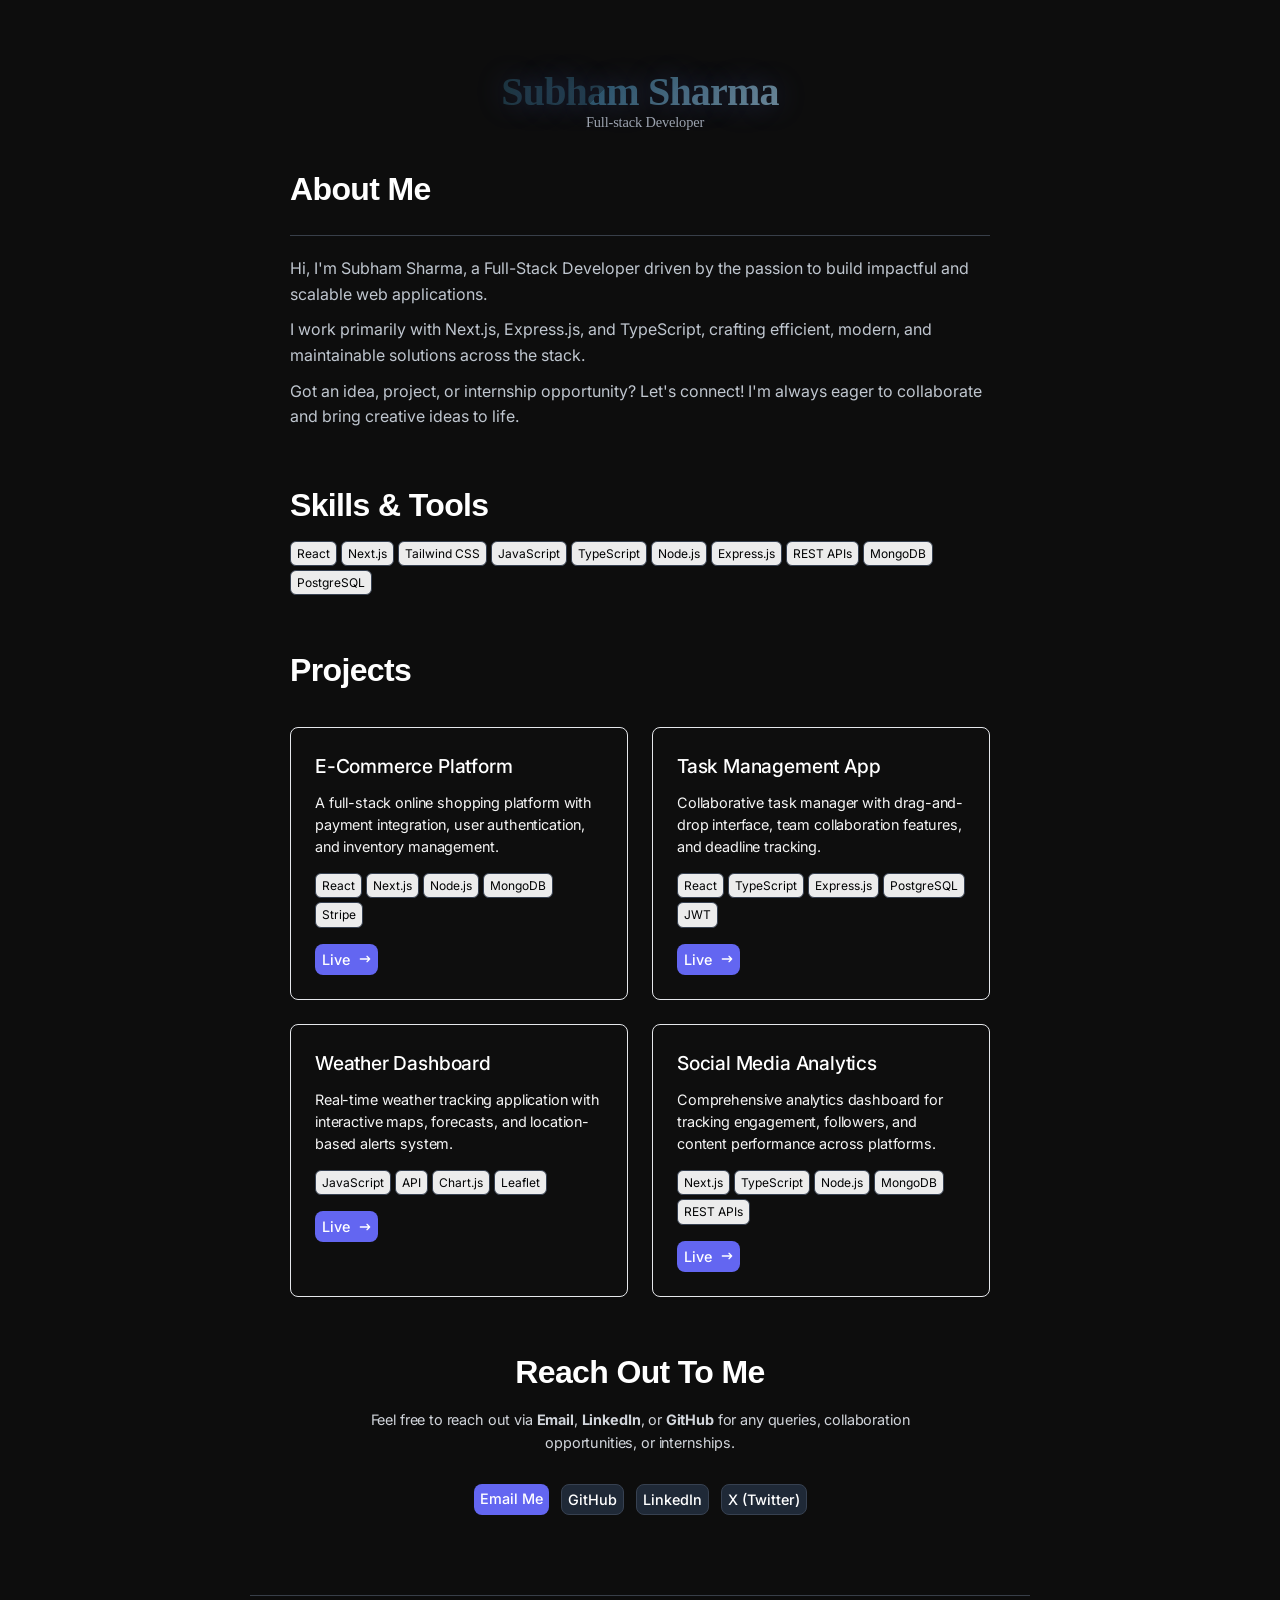
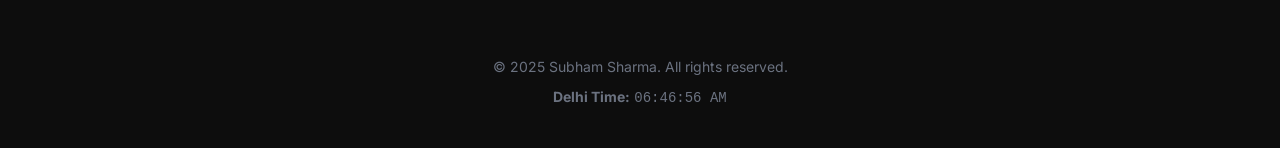
<file: index.html>
<!-- https://www.neelnanda.io/ -->
<!-- connecting hashnode blog for blogs -->

<!-- http://manuarora.in/ -->
<!-- http://leerob.com/ -->
<!-- https://sahibsingh.dev/#experience -->
<!-- chanhdai.com -->
<!-- https://mustafa-suleyman.ai/#writing -->

<!DOCTYPE html>
<html lang="en">
  <head>
    <meta charset="UTF-8" />
    <meta name="viewport" content="width=device-width, initial-scale=1.0" />
    <meta
      name="description"
      content="Subham Sharma - Full-Stack Developer specializing in Next.js, Express.js, and TypeScript"
    />
    <meta name="author" content="Subham Sharma" />
    <title>Subham Sharma</title>

    <!-- Favicon -->
    <link
      rel="apple-touch-icon"
      sizes="180x180"
      href="favicon_io/apple-touch-icon.png"
    />
    <link
      rel="icon"
      type="image/png"
      sizes="32x32"
      href="favicon_io/favicon-32x32.png"
    />
    <link
      rel="icon"
      type="image/png"
      sizes="16x16"
      href="favicon_io/favicon-16x16.png"
    />
    <link rel="manifest" href="favicon_io/site.webmanifest" />
    <link rel="icon" href="favicon_io/favicon.ico" />

    <!-- Google Fonts -->
    <link rel="preconnect" href="https://fonts.googleapis.com" />
    <link rel="preconnect" href="https://fonts.gstatic.com" crossorigin />
    <link
      href="https://fonts.googleapis.com/css2?family=Inter:wght@300;400;500;600;700&display=swap"
      rel="stylesheet"
    />

    <style>
      /* ==================== RESET ==================== */
      * {
        margin: 0;
        padding: 0;
        box-sizing: border-box;
      }

      /* ==================== GLOBAL ==================== */
      body {
        font-family: "Inter", -apple-system, BlinkMacSystemFont, "Segoe UI",
          Roboto, sans-serif;
        background-color: rgb(13, 13, 13); /* or keep #0D0D0D */
        color: #e0e0e0;
        line-height: 1.6;
        transition: all 0.3s ease;
      }

      /* ==================== CONTAINER ==================== */
      .container {
        max-width: 800px;
        margin: 0 auto;
        padding: 30px 10px;
        position: relative;
      }

      /* ==================== BOXED CONTENT WRAPPER ==================== */
      .boxed-wrapper {
        position: relative;
        padding: 30px 40px;
        border: none;
        border-radius: 0;
        background-color: transparent;
      }

      /* ==================== HEADER ==================== */
      header {
        text-align: center;
        margin-bottom: 30px;
        /* adding cursive writting  */
        font-family: "Dancing Script", cursive;
      }

      h1 {
        font-size: 2.5rem;
        margin-bottom: -13px;
        background: linear-gradient(
          135deg,
          #0f2027 0%,
          #203a43 15%,
          #2c5364 10%,
          #e6eef2 40%,
          #ffffff 100%
        );

        background-size: 300% 300%;
        -webkit-background-clip: text;
        -webkit-text-fill-color: transparent;
        background-clip: text;
        animation: gradient-shift 6s ease infinite;
        font-weight: 700;
        letter-spacing: -0.02em;
        text-shadow: 0 0 30px rgba(102, 126, 234, 0.3);
      }

      @keyframes gradient-shift {
        0% {
          background-position: 0% 50%;
        }
        50% {
          background-position: 100% 50%;
        }
        100% {
          background-position: 0% 50%;
        }
      }

      .subtitle {
        font-size: 0.9rem;
        margin-left: 10px;
        color: #9ca3af;
        letter-spacing: -0.01em;
        font-weight: 400;
      }

      /* Full-width horizontal rule spanning viewport left to right */

      /* Regular hr for internal use */
      hr {
        border: none;
        border-top: 1px solid rgba(75, 85, 99, 0.7);
        width: 100%;
        margin: 20px 0;
      }
      .about {
        margin-top: 10px;
      }
      /* ==================== SECTIONS ==================== */
      section {
        margin-bottom: 50px;
      }

      h2 {
        font-size: 2rem;
        margin-bottom: 10px;
        color: #ffffff;
        font-family: "Segoe UI", Arial, sans-serif;
        font-weight: 700;
        letter-spacing: -0.02em;
        /* Use strong, modern heading style */
      }

      /* ==================== ABOUT ==================== */
      .about p {
        color: #bfc6cf;
        margin-bottom: 10px;
        font-size: 1rem;
        line-height: 1.6;
        font-family: "Inter", Arial, sans-serif;
        font-weight: 400;
      }

      /* ==================== SKILLS ==================== */
      .skills-container {
        display: flex;
        flex-direction: row;
        flex-wrap: wrap;
        gap: 0;
      }

      .skill-category h3 {
        font-size: 0.875rem;
        color: #9ca3af;
        text-transform: uppercase;
        letter-spacing: 0.05em;
        margin-bottom: 10px;
        font-weight: 600;
      }
      .hr {
        border: none;
        border-top: 0.5px solid rgba(75, 85, 99, 0.7);
        width: 100%;
        margin: 30px auto;
        padding: 10px 0;
        opacity: 0.5;
        transition: all 0.3s ease;
      }

      .skill-tags {
        display: flex;
        flex-wrap: wrap;
        gap: 4px;
      }

      .skill-badge {
        padding: 2px 6px;
        background-color: rgb(236, 236, 236);
        border: 1px solid #374151;
        border-radius: 6px;
        font-size: 0.75rem;
        font-weight: 400;
        color: #010203;
        transition: all 0.2s ease;
      }

      .skill-badge:hover {
        /* background-color: rgba(134, 143, 156, 0.8); */
        border-color: #968787;
        /* box-shadow: 0 0 10px 0 rgba(255, 255, 255, 0.5); */
      }

      /* ==================== PROJECTS ==================== */
      .projects-grid {
        display: grid;
        grid-template-columns: repeat(2, 1fr);
        gap: 24px;
        margin-top: 30px;
      }

      .project-card {
        background-color: #0e0e0e;
        border: 1px solid #e5e7eb;
        border-radius: 8px;
        padding: 24px;
        transition: all 0.3s ease;
      }

      .project-card:hover {
        box-shadow: 0 10px 25px rgba(0, 0, 0, 0.1);
      }

      .project-card h3 {
        font-size: 1.2rem;
        letter-spacing: -0.01em;
        line-height: 1.5;
        font-style: "Garamond", serif;
        color: white;
        margin-bottom: 12px;
        font-weight: 500;
      }

      .project-card p {
        color: whitesmoke;
        font-size: 0.9rem;
        letter-spacing: -0.01em;
        line-height: 1.5;
        margin-bottom: 16px;
      }

      /* ==================== PROJECT TOOLS/TECH STACK ==================== */
      .project-tools {
        margin-bottom: 16px;
        width: 100%;
      }

      .project-tools .skill-tags {
        display: flex;
        flex-wrap: wrap;
        gap: 4px;
        align-items: center;
        width: 100%;
        max-width: 100%;
      }

      .project-tools .skill-badge {
        padding: 2px 6px;
        background-color: rgb(236, 236, 236);
        border: 1px solid #374151;
        border-radius: 6px;
        font-size: 0.75rem;
        font-weight: 400;
        color: #010203;
        transition: all 0.2s ease;
        white-space: nowrap;
        flex-shrink: 0;
      }

      .project-link {
        display: inline-flex;
        align-items: center;
        gap: 1px;
        color: #ffffff;
        background-color: #6366f1;
        text-decoration: none;
        font-size: 0.9rem;
        font-weight: 500;
        padding: 3px 6px;
        border-radius: 8px;
        border: 1px solid transparent;
        transition: all 0.2s ease;
      }

      .project-link:hover {
        background-color: #4f46e5;
        transform: translateY(-2px);
        box-shadow: 0 4px 12px rgba(99, 102, 241, 0.4);
      }

      .project-link:focus {
        outline: none;
        box-shadow: 0 0 0 4px rgba(59, 130, 246, 0.5);
      }

      .project-link svg {
        width: 16px;
        height: 16px;
        margin-left: 6px;
        margin-right: -2px;
      }

      /* ==================== PROJECT LINKS CONTAINER ==================== */
      .project-links {
        display: flex;
        flex-wrap: wrap;
        gap: 8px;
        align-items: center;
      }

      .project-link.demo {
        background-color: rgba(17, 63, 128, 0.8);
        border: 1px solid #374151;
      }

      .project-link.demo:hover {
        background-color: rgba(55, 65, 81, 0.9);
        border-color: #4b5563;
      }

      /* ==================== CONTACT ==================== */
      .contact-section {
        text-align: center;
        margin-bottom: 30px;
      }

      .contact-section h2 {
        margin-bottom: 10px;
      }

      .contact-description {
        color: #d1d5db;
        margin-bottom: 30px;
        font-size: 0.9rem;
        letter-spacing: -0.01em;
        max-width: 600px;
        margin-left: auto;
        margin-right: auto;
      }

      .contact-buttons {
        display: flex;
        flex-wrap: wrap;
        justify-content: center;
        gap: 12px;
      }

      .contact-btn {
        padding: 3px 6px;
        font-weight: 500;
        border-radius: 8px;
        text-decoration: none;
        transition: all 0.2s ease;
        font-size: 0.9rem;
      }

      .contact-btn.primary {
        background-color: #6366f1;
        color: #ffffff;
      }

      .contact-btn.primary:hover {
        background-color: #4f46e5;
        transform: translateY(-2px);
        box-shadow: 0 4px 12px rgba(99, 102, 241, 0.4);
      }

      .contact-btn.secondary {
        background-color: #1f2937;
        color: #ffffff;
        border: 1px solid #374151;
      }

      .contact-btn.secondary:hover {
        background-color: #374151;
        transform: translateY(-2px);
      }

      /* ==================== FOOTER ==================== */
      footer {
        text-align: center;
        margin-top: 60px;
      }

      footer p {
        color: #6b7280;
        font-size: 0.875rem;
        margin: 8px 0;
      }

      #delhiTime {
        font-family: "Courier New", monospace;
      }
      /* .stylishbox {
        position: absolute;
        top: -20px;
        left: -20px;
        width: 100px;
        height: 100px;
        background: linear-gradient(
          135deg,
          #0f2027 0%,
          #203a43 15%,
          #2c5364 10%,
          #e6eef2 40%,
          #ffffff 100%
        );
        border-radius: 50%;
        filter: blur(60px);
        opacity: 0.6;
        z-index: -1;
      } */

      /* ==================== RESPONSIVE ==================== */
      @media (max-width: 768px) {
        h1 {
          font-size: 2rem;
        }

        h2 {
          font-size: 1.5rem;
        }

        .container {
          padding: 40px 30px;
        }

        .boxed-wrapper {
          padding: 30px 20px;
        }

        .projects-grid {
          grid-template-columns: 1fr;
        }
      }
    </style>
  </head>

  <body>
    <main class="container">
      <!-- <hr class="boxed-hr" /> -->
      <div class="boxed-wrapper">
        <!-- Header -->
        <div class="stylishbox"></div>

        <header>
          <h1 class="headername">Subham Sharma</h1>
          <p class="subtitle">Full-stack Developer</p>
        </header>

        <!-- About Me Section -->
        <section class="about">
          <h2>About Me</h2>
          <hr />
          <p>
            Hi, I'm Subham Sharma, a Full-Stack Developer driven by the passion
            to build impactful and scalable web applications.
          </p>
          <p>
            I work primarily with Next.js, Express.js, and TypeScript, crafting
            efficient, modern, and maintainable solutions across the stack.
          </p>
          <p>
            Got an idea, project, or internship opportunity? Let's connect! I'm
            always eager to collaborate and bring creative ideas to life.
          </p>
        </section>

        <!-- Skills Section -->
        <section>
          <h2>Skills & Tools</h2>

          <div class="skills-container">
            <div class="skill-tags">
              <span class="skill-badge">React</span>
              <span class="skill-badge">Next.js</span>
              <span class="skill-badge">Tailwind CSS</span>
              <span class="skill-badge">JavaScript</span>
              <span class="skill-badge">TypeScript</span>
              <span class="skill-badge">Node.js</span>
              <span class="skill-badge">Express.js</span>
              <span class="skill-badge">REST APIs</span>
              <span class="skill-badge">MongoDB</span>
              <span class="skill-badge">PostgreSQL</span>
            </div>
          </div>
        </section>

        <!-- Projects Section -->
        <section>
          <h2>Projects</h2>

          <div class="projects-grid">
            <!-- Project 1 -->
            <div class="project-card">
              <h3>E-Commerce Platform</h3>
              <p>
                A full-stack online shopping platform with payment integration,
                user authentication, and inventory management.
              </p>
              <div class="project-tools">
                <div class="skill-tags">
                  <span class="skill-badge">React</span>
                  <span class="skill-badge">Next.js</span>
                  <span class="skill-badge">Node.js</span>
                  <span class="skill-badge">MongoDB</span>
                  <span class="skill-badge">Stripe</span>
                </div>
              </div>
              <div class="project-links">
                <a href="#" class="project-link">
                  Live
                  <svg fill="none" viewBox="0 0 24 24" stroke="currentColor">
                    <path
                      stroke-linecap="round"
                      stroke-linejoin="round"
                      stroke-width="2"
                      d="M19 12H5m14 0-4 4m4-4-4-4"
                    />
                  </svg>
                </a>
              </div>
            </div>

            <!-- Project 2 -->
            <div class="project-card">
              <h3>Task Management App</h3>
              <p>
                Collaborative task manager with drag-and-drop interface, team
                collaboration features, and deadline tracking.
              </p>
              <div class="project-tools">
                <div class="skill-tags">
                  <span class="skill-badge">React</span>
                  <span class="skill-badge">TypeScript</span>
                  <span class="skill-badge">Express.js</span>
                  <span class="skill-badge">PostgreSQL</span>
                  <span class="skill-badge">JWT</span>
                </div>
              </div>
              <div class="project-links">
                <a href="#" class="project-link">
                  Live
                  <svg fill="none" viewBox="0 0 24 24" stroke="currentColor">
                    <path
                      stroke-linecap="round"
                      stroke-linejoin="round"
                      stroke-width="2"
                      d="M19 12H5m14 0-4 4m4-4-4-4"
                    />
                  </svg>
                </a>
              </div>
            </div>

            <!-- Project 3 -->
            <div class="project-card">
              <h3>Weather Dashboard</h3>
              <p>
                Real-time weather tracking application with interactive maps,
                forecasts, and location-based alerts system.
              </p>
              <div class="project-tools">
                <div class="skill-tags">
                  <span class="skill-badge">JavaScript</span>
                  <span class="skill-badge">API</span>
                  <span class="skill-badge">Chart.js</span>
                  <span class="skill-badge">Leaflet</span>
                </div>
              </div>
              <div class="project-links">
                <a href="#" class="project-link">
                  Live
                  <svg fill="none" viewBox="0 0 24 24" stroke="currentColor">
                    <path
                      stroke-linecap="round"
                      stroke-linejoin="round"
                      stroke-width="2"
                      d="M19 12H5m14 0-4 4m4-4-4-4"
                    />
                  </svg>
                </a>
              </div>
            </div>

            <!-- Project 4 -->
            <div class="project-card">
              <h3>Social Media Analytics</h3>
              <p>
                Comprehensive analytics dashboard for tracking engagement,
                followers, and content performance across platforms.
              </p>
              <div class="project-tools">
                <div class="skill-tags">
                  <span class="skill-badge">Next.js</span>
                  <span class="skill-badge">TypeScript</span>
                  <span class="skill-badge">Node.js</span>
                  <span class="skill-badge">MongoDB</span>
                  <span class="skill-badge">REST APIs</span>
                </div>
              </div>
              <div class="project-links">
                <a href="#" class="project-link">
                  Live
                  <svg fill="none" viewBox="0 0 24 24" stroke="currentColor">
                    <path
                      stroke-linecap="round"
                      stroke-linejoin="round"
                      stroke-width="2"
                      d="M19 12H5m14 0-4 4m4-4-4-4"
                    />
                  </svg>
                </a>
              </div>
            </div>
          </div>
        </section>

        <!-- Contact Section -->
        <section class="contact-section">
          <h2>Reach Out To Me</h2>

          <p class="contact-description">
            Feel free to reach out via <strong>Email</strong>,
            <strong>LinkedIn</strong>, or <strong>GitHub</strong> for any
            queries, collaboration opportunities, or internships.
          </p>

          <div class="contact-buttons">
            <a
              href="mailto:subhamsharrma@gmail.com"
              class="contact-btn primary"
            >
              Email Me
            </a>

            <a
              href="https://github.com/subhamsharrma"
              target="_blank"
              rel="noopener noreferrer"
              class="contact-btn secondary"
            >
              GitHub
            </a>

            <a
              href="https://www.linkedin.com/in/subhamsharrma/"
              target="_blank"
              rel="noopener noreferrer"
              class="contact-btn secondary"
            >
              LinkedIn
            </a>

            <a
              href="https://x.com/subham_sharrma"
              target="_blank"
              rel="noopener noreferrer"
              class="contact-btn secondary"
            >
              X (Twitter)
            </a>
          </div>
        </section>
        <!-- <hr class="hr"/> -->
      </div>
      <!-- End of boxed-wrapper -->
      <!-- <hr class="boxed-hr" /> -->

      <!-- Footer -->
      <hr />
      <footer>
        <p>&copy; 2025 Subham Sharma. All rights reserved.</p>
        <p><strong>Delhi Time:</strong> <span id="delhiTime"></span></p>
      </footer>
    </main>

    <script>
      // Delhi Time Update
      function updateDelhiTime() {
        const options = {
          timeZone: "Asia/Kolkata",
          hour: "2-digit",
          minute: "2-digit",
          second: "2-digit",
        };
        const formatter = new Intl.DateTimeFormat([], options);
        document.getElementById("delhiTime").textContent = formatter.format(
          new Date()
        );
      }
      setInterval(updateDelhiTime, 1000);
      updateDelhiTime();
    </script>
  </body>
</html>
</file>
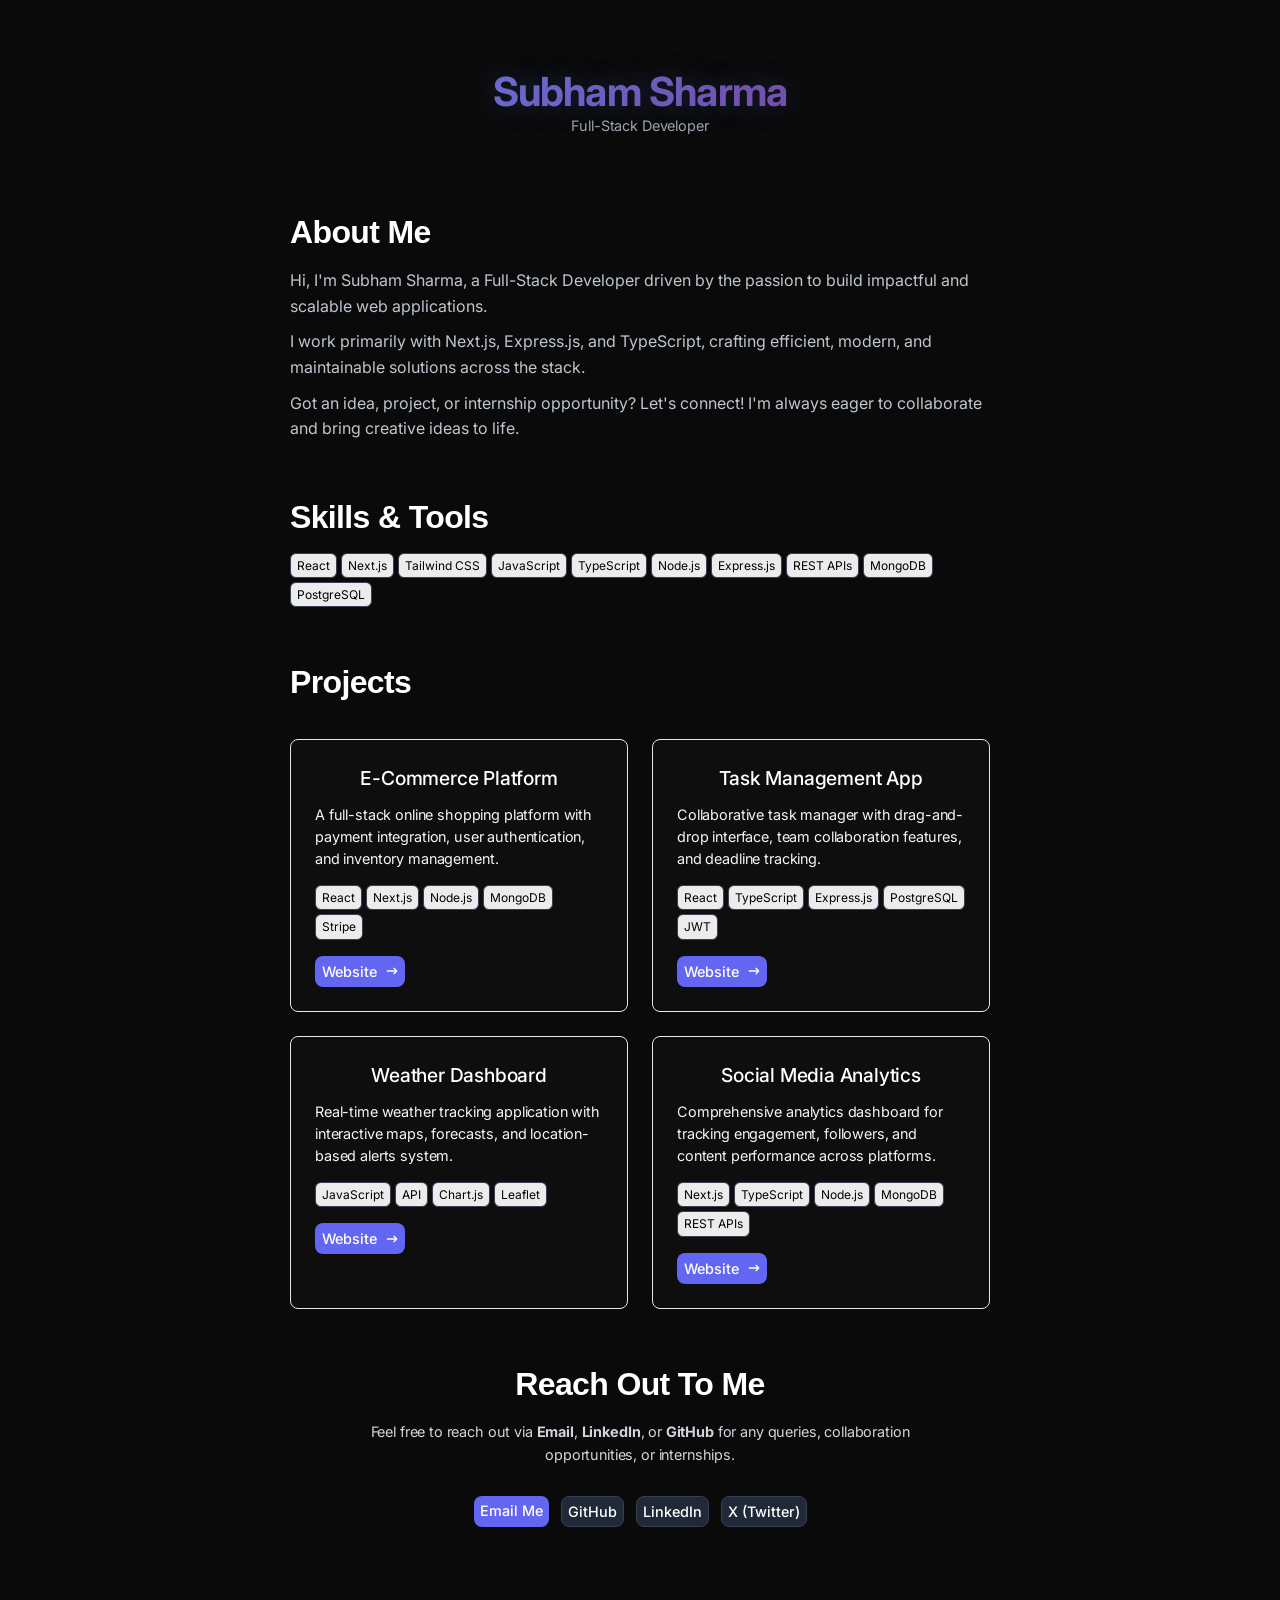
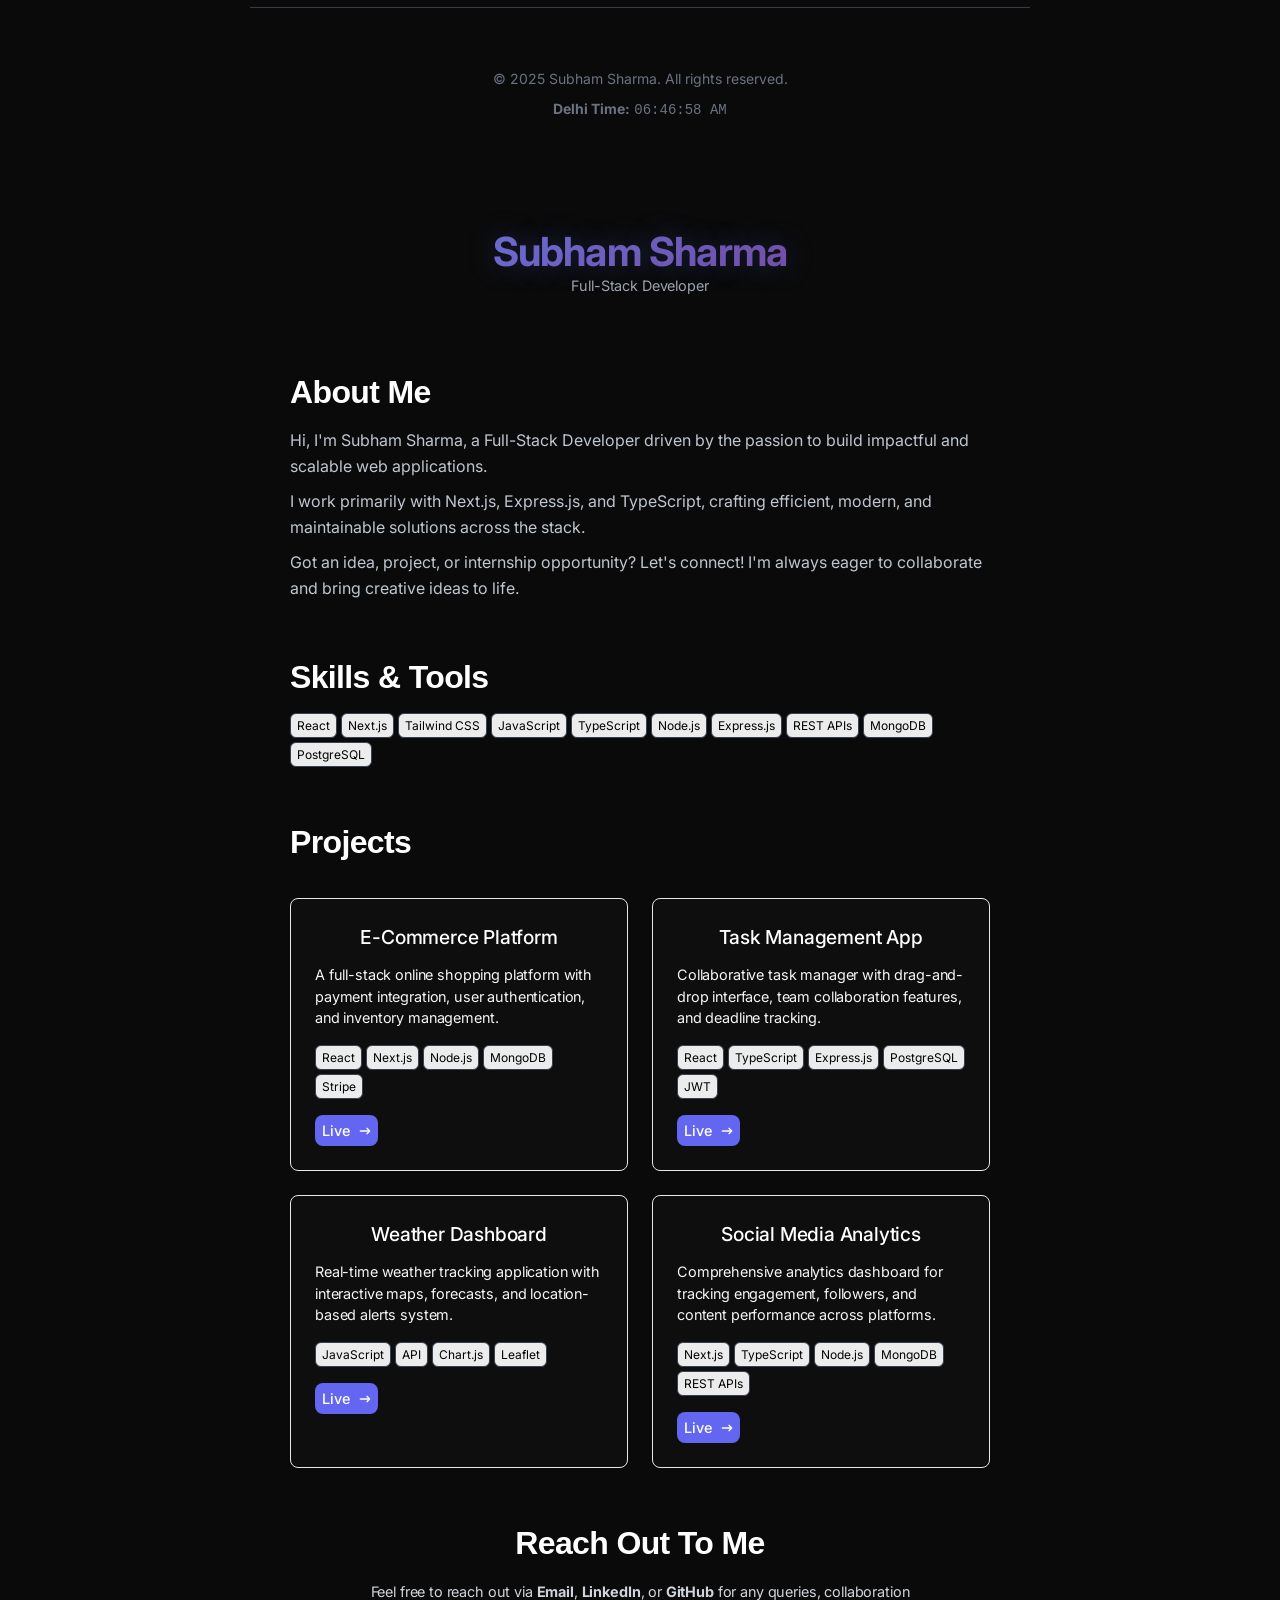
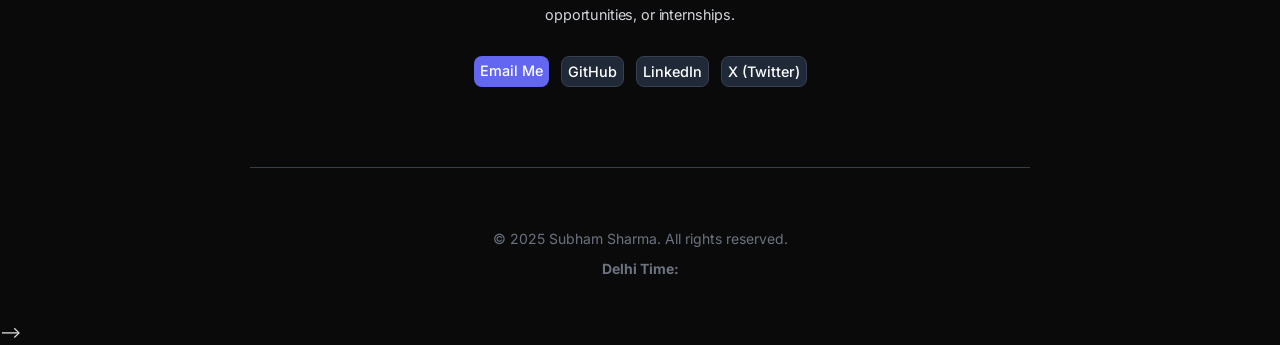
<file: Portfolio/index.html>
<!-- https://www.neelnanda.io/ -->
<!-- connecting hashnode blog for blogs -->

<!-- http://manuarora.in/ -->
<!-- http://leerob.com/ -->
<!-- https://sahibsingh.dev/#experience -->
<!-- chanhdai.com -->
<!-- https://mustafa-suleyman.ai/#writing -->

<!DOCTYPE html>
<html lang="en">
  <head>
    <meta charset="UTF-8" />
    <meta name="viewport" content="width=device-width, initial-scale=1.0" />
    <meta
      name="description"
      content="Subham Sharma - Full-Stack Developer specializing in Next.js, Express.js, and TypeScript"
    />
    <meta name="author" content="Subham Sharma" />
    <title>Subham Sharma</title>

    <!-- Favicon -->
    <link
      rel="apple-touch-icon"
      sizes="180x180"
      href="favicon_io/apple-touch-icon.png"
    />
    <link
      rel="icon"
      type="image/png"
      sizes="32x32"
      href="favicon_io/favicon-32x32.png"
    />
    <link
      rel="icon"
      type="image/png"
      sizes="16x16"
      href="favicon_io/favicon-16x16.png"
    />
    <link rel="manifest" href="favicon_io/site.webmanifest" />
    <link rel="icon" href="favicon_io/favicon.ico" />

    <!-- Google Fonts -->
    <link rel="preconnect" href="https://fonts.googleapis.com" />
    <link rel="preconnect" href="https://fonts.gstatic.com" crossorigin />
    <link
      href="https://fonts.googleapis.com/css2?family=Inter:wght@300;400;500;600;700&display=swap"
      rel="stylesheet"
    />

    <style>
      /* ==================== RESET ==================== */
      * {
        margin: 0;
        padding: 0;
        box-sizing: border-box;
      }

      /* ==================== GLOBAL ==================== */
      body {
        font-family: "Inter", -apple-system, BlinkMacSystemFont, "Segoe UI",
          Roboto, sans-serif;
        background-color: #222222;
        color: #e0e0e0;
        line-height: 1.6;
        transition: all 0.3s ease;
      }

      /* ==================== CONTAINER ==================== */
      .container {
        max-width: 800px;
        margin: 0 auto;
        padding: 30px 10px;
        position: relative;
      }

      /* ==================== BOXED CONTENT WRAPPER ==================== */
      .boxed-wrapper {
        position: relative;
        padding: 30px 40px;
        border: none;
        border-radius: 0;
        background-color: transparent;
      }

      /* ==================== HEADER ==================== */
      header {
        text-align: center;
        margin-bottom: 30px;
      }

      h1 {
        font-size: 2.5rem;
        margin-bottom: -10px;

        background: linear-gradient(
          135deg,
          #667eea 0%,
          #764ba2 25%,
          #f093fb 50%,
          #4facfe 75%,
          #00f2fe 100%
        );
        background-size: 300% 300%;
        -webkit-background-clip: text;
        -webkit-text-fill-color: transparent;
        background-clip: text;
        animation: gradient-shift 6s ease infinite;
        font-weight: 700;
        letter-spacing: -0.02em;
        text-shadow: 0 0 30px rgba(102, 126, 234, 0.3);
      }

      @keyframes gradient-shift {
        0% {
          background-position: 0% 50%;
        }
        50% {
          background-position: 100% 50%;
        }
        100% {
          background-position: 0% 50%;
        }
      }

      .subtitle {
        font-size: 0.9rem;
        color: #9ca3af;
        letter-spacing: -0.01em;
        font-weight: 400;
      }

      /* Full-width horizontal rule spanning viewport left to right */

      /* Regular hr for internal use */
      hr {
        border: none;
        border-top: 1px solid rgba(75, 85, 99, 0.7);
        width: 100%;
        margin: 20px 0;
      }
      .about {
        margin-top: 70px;
      }
      /* ==================== SECTIONS ==================== */
      section {
        margin-bottom: 50px;
      }

      h2 {
        font-size: 2rem;
        margin-bottom: 10px;
        color: #ffffff;
        font-family: "Segoe UI", Arial, sans-serif;
        font-weight: 700;
        letter-spacing: -0.02em;
        /* Use strong, modern heading style */
      }

      /* ==================== ABOUT ==================== */
      .about p {
        color: #bfc6cf;
        margin-bottom: 10px;
        font-size: 1rem;
        line-height: 1.6;
        font-family: "Inter", Arial, sans-serif;
        font-weight: 400;
      }

      /* ==================== SKILLS ==================== */
      .skills-container {
        display: flex;
        flex-direction: row;
        flex-wrap: wrap;
        gap: 0;
      }

      .skill-category h3 {
        font-size: 0.875rem;
        color: #9ca3af;
        text-transform: uppercase;
        letter-spacing: 0.05em;
        margin-bottom: 10px;
        font-weight: 600;
      }
      .hr {
        border: none;
        border-top: 0.5px solid rgba(75, 85, 99, 0.7);
        width: 100%;
        margin: 30px auto;
        padding: 10px 0;
        opacity: 0.5;
        transition: all 0.3s ease;
      }

      .skill-tags {
        display: flex;
        flex-wrap: wrap;
        gap: 4px;
      }

      .skill-badge {
        padding: 2px 6px;
        background-color: rgb(236, 236, 236);
        border: 1px solid #374151;
        border-radius: 6px;
        font-size: 0.75rem;
        font-weight: 400;
        color: #010203;
        transition: all 0.2s ease;
      }

      .skill-badge:hover {
        /* background-color: rgba(134, 143, 156, 0.8); */
        border-color: #968787;
        /* box-shadow: 0 0 10px 0 rgba(255, 255, 255, 0.5); */
      }

      /* ==================== PROJECTS ==================== */
      .projects-grid {
        display: grid;
        grid-template-columns: repeat(2, 1fr);
        gap: 24px;
        margin-top: 30px;
      }

      .project-card {
        background-color: #302d2d7e;
        border: 1px solid #e5e7eb;
        border-radius: 20px;
        padding: 13px;
        transition: all 0.3s ease;
      }

      .project-card:hover {
        box-shadow: 0 10px 25px rgba(0, 0, 0, 0.1);
      }

      .project-card h3 {
        font-size: 1.2rem;
        letter-spacing: -0.01em;
        line-height: 1.5;
        font-style: "Garamond", serif;
        color: white;
        margin-bottom: 12px;
        display: flex;
        justify-content: center;

        font-weight: 900;
      }

      .project-card p {
        color: whitesmoke;
        font-size: 0.9rem;
        display: flex;
        justify-content: center;
        letter-spacing: -0.01em;
        line-height: 1.5;
        margin-bottom: 16px;
      }

      /* ==================== PROJECT TOOLS/TECH STACK ==================== */
      .project-tools {
        margin-bottom: 16px;
        width: 100%;
      }

      .project-tools .skill-tags {
        display: flex;
        flex-wrap: wrap;
        gap: 4px;
        align-items: center;
        width: 100%;
        max-width: 100%;
      }

      .project-tools .skill-badge {
        padding: 2px 6px;
        background-color: rgb(236, 236, 236);
        border: 1px solid #374151;
        border-radius: 6px;
        font-size: 0.75rem;
        font-weight: 400;
        color: #010203;
        transition: all 0.2s ease;
        white-space: nowrap;
        flex-shrink: 0;
      }

      .project-link {
        display: inline-flex;
        align-items: center;
        gap: 1px;
        color: #ffffff;
        background-color: #6366f1;
        text-decoration: none;
        font-size: 0.9rem;
        font-weight: 500;
        padding: 3px 6px;
        border-radius: 8px;
        border: 1px solid transparent;
        transition: all 0.2s ease;
      }

      .project-link:hover {
        background-color: #4f46e5;
        transform: translateY(-2px);
        box-shadow: 0 4px 12px rgba(99, 102, 241, 0.4);
      }

      .project-link:focus {
        outline: none;
        box-shadow: 0 0 0 4px rgba(59, 130, 246, 0.5);
      }

      .project-link svg {
        width: 16px;
        height: 16px;
        margin-left: 6px;
        margin-right: -2px;
      }

      /* ==================== PROJECT LINKS CONTAINER ==================== */
      .project-links {
        display: flex;
        flex-wrap: wrap;
        gap: 8px;
        align-items: center;
      }

      .project-link.demo {
        background-color: rgba(17, 63, 128, 0.8);
        border: 1px solid #374151;
      }

      .project-link.demo:hover {
        background-color: rgba(55, 65, 81, 0.9);
        border-color: #4b5563;
      }

      /* ==================== CONTACT ==================== */
      .contact-section {
        text-align: center;
        margin-bottom: 30px;
      }

      .contact-section h2 {
        margin-bottom: 10px;
      }

      .contact-description {
        color: #d1d5db;
        margin-bottom: 30px;
        font-size: 0.9rem;
        letter-spacing: -0.01em;
        max-width: 600px;
        margin-left: auto;
        margin-right: auto;
      }

      .contact-buttons {
        display: flex;
        flex-wrap: wrap;
        justify-content: center;
        gap: 12px;
      }

      .contact-btn {
        padding: 3px 6px;
        font-weight: 500;
        border-radius: 8px;
        text-decoration: none;
        transition: all 0.2s ease;
        font-size: 0.9rem;
      }

      .contact-btn.primary {
        background-color: #6366f1;
        color: #ffffff;
      }

      .contact-btn.primary:hover {
        background-color: #4f46e5;
        transform: translateY(-2px);
        box-shadow: 0 4px 12px rgba(99, 102, 241, 0.4);
      }

      .contact-btn.secondary {
        background-color: #1f2937;
        color: #ffffff;
        border: 1px solid #374151;
      }

      .contact-btn.secondary:hover {
        background-color: #374151;
        transform: translateY(-2px);
      }

      /* ==================== FOOTER ==================== */
      footer {
        text-align: center;
        margin-top: 60px;
      }

      footer p {
        color: #6b7280;
        font-size: 0.875rem;
        margin: 8px 0;
      }

      #delhiTime {
        font-family: "Courier New", monospace;
      }

      /* ==================== RESPONSIVE ==================== */
      @media (max-width: 768px) {
        h1 {
          font-size: 2rem;
        }

        h2 {
          font-size: 1.5rem;
        }

        .container {
          padding: 40px 30px;
        }

        .boxed-wrapper {
          padding: 30px 20px;
        }

        .projects-grid {
          grid-template-columns: 1fr;
        }
      }
    </style>
  </head>

  <body>
    <main class="container">
      <!-- <hr class="boxed-hr" /> -->
      <div class="boxed-wrapper">
        <!-- Header -->
        <header>
          <h1>Subham Sharma</h1>
          <p class="subtitle">Full-Stack Developer</p>
        </header>

        <!-- About Me Section -->
        <section class="about">
          <h2>About Me</h2>
          <p>
            Hi, I'm Subham Sharma, a Full-Stack Developer driven by the passion
            to build impactful and scalable web applications.
          </p>
          <p>
            I work primarily with Next.js, Express.js, and TypeScript, crafting
            efficient, modern, and maintainable solutions across the stack.
          </p>
          <p>
            Got an idea, project, or internship opportunity? Let's connect! I'm
            always eager to collaborate and bring creative ideas to life.
          </p>
        </section>

        <!-- Skills Section -->
        <section>
          <h2>Skills & Tools</h2>

          <div class="skills-container">
            <div class="skill-tags">
              <span class="skill-badge">React</span>
              <span class="skill-badge">Next.js</span>
              <span class="skill-badge">Tailwind CSS</span>
              <span class="skill-badge">JavaScript</span>
              <span class="skill-badge">TypeScript</span>
              <span class="skill-badge">Node.js</span>
              <span class="skill-badge">Express.js</span>
              <span class="skill-badge">REST APIs</span>
              <span class="skill-badge">MongoDB</span>
              <span class="skill-badge">PostgreSQL</span>
            </div>
          </div>
        </section>

        <!-- Projects Section -->
        <section>
          <h2>Projects</h2>

          <div class="projects-grid">
            <!-- Project 1 -->
            <div class="project-card">
              <h3>E-Commerce Platform</h3>
              <p>
                A full-stack online shopping platform with payment integration,
                user authentication, and inventory management.
              </p>
              <div class="project-tools">
                <div class="skill-tags">
                  <span class="skill-badge">React</span>
                  <span class="skill-badge">Next.js</span>
                  <span class="skill-badge">Node.js</span>
                  <span class="skill-badge">MongoDB</span>
                  <span class="skill-badge">Stripe</span>
                </div>
              </div>
              <div class="project-links">
                <a href="#" class="project-link">
                  Website
                  <svg fill="none" viewBox="0 0 24 24" stroke="currentColor">
                    <path
                      stroke-linecap="round"
                      stroke-linejoin="round"
                      stroke-width="2"
                      d="M19 12H5m14 0-4 4m4-4-4-4"
                    />
                  </svg>
                </a>
              </div>
            </div>

            <!-- Project 2 -->
            <div class="project-card">
              <h3>Task Management App</h3>
              <p>
                Collaborative task manager with drag-and-drop interface, team
                collaboration features, and deadline tracking.
              </p>
              <div class="project-tools">
                <div class="skill-tags">
                  <span class="skill-badge">React</span>
                  <span class="skill-badge">TypeScript</span>
                  <span class="skill-badge">Express.js</span>
                  <span class="skill-badge">PostgreSQL</span>
                  <span class="skill-badge">JWT</span>
                </div>
              </div>
              <div class="project-links">
                <a href="#" class="project-link">
                  Website
                  <svg fill="none" viewBox="0 0 24 24" stroke="currentColor">
                    <path
                      stroke-linecap="round"
                      stroke-linejoin="round"
                      stroke-width="2"
                      d="M19 12H5m14 0-4 4m4-4-4-4"
                    />
                  </svg>
                </a>
              </div>
            </div>

            <!-- Project 3 -->
            <div class="project-card">
              <h3>Weather Dashboard</h3>
              <p>
                Real-time weather tracking application with interactive maps,
                forecasts, and location-based alerts system.
              </p>
              <div class="project-tools">
                <div class="skill-tags">
                  <span class="skill-badge">JavaScript</span>
                  <span class="skill-badge">API</span>
                  <span class="skill-badge">Chart.js</span>
                  <span class="skill-badge">Leaflet</span>
                </div>
              </div>
              <div class="project-links">
                <a href="#" class="project-link">
                  Website
                  <svg fill="none" viewBox="0 0 24 24" stroke="currentColor">
                    <path
                      stroke-linecap="round"
                      stroke-linejoin="round"
                      stroke-width="2"
                      d="M19 12H5m14 0-4 4m4-4-4-4"
                    />
                  </svg>
                </a>
              </div>
            </div>

            <!-- Project 4 -->
            <div class="project-card">
              <h3>Social Media Analytics</h3>
              <p>
                Comprehensive analytics dashboard for tracking engagement,
                followers, and content performance across platforms.
              </p>
              <div class="project-tools">
                <div class="skill-tags">
                  <span class="skill-badge">Next.js</span>
                  <span class="skill-badge">TypeScript</span>
                  <span class="skill-badge">Node.js</span>
                  <span class="skill-badge">MongoDB</span>
                  <span class="skill-badge">REST APIs</span>
                </div>
              </div>
              <div class="project-links">
                <a href="#" class="project-link">
                  Website
                  <svg fill="none" viewBox="0 0 24 24" stroke="currentColor">
                    <path
                      stroke-linecap="round"
                      stroke-linejoin="round"
                      stroke-width="2"
                      d="M19 12H5m14 0-4 4m4-4-4-4"
                    />
                  </svg>
                </a>
              </div>
            </div>
          </div>
        </section>

        <!-- Contact Section -->
        <section class="contact-section">
          <h2>Reach Out To Me</h2>

          <p class="contact-description">
            Feel free to reach out via <strong>Email</strong>,
            <strong>LinkedIn</strong>, or <strong>GitHub</strong> for any
            queries, collaboration opportunities, or internships.
          </p>

          <div class="contact-buttons">
            <a
              href="mailto:subhamsharrma@gmail.com"
              class="contact-btn primary"
            >
              Email Me
            </a>

            <a
              href="https://github.com/subhamsharrma"
              target="_blank"
              rel="noopener noreferrer"
              class="contact-btn secondary"
            >
              GitHub
            </a>

            <a
              href="https://www.linkedin.com/in/subhamsharrma/"
              target="_blank"
              rel="noopener noreferrer"
              class="contact-btn secondary"
            >
              LinkedIn
            </a>

            <a
              href="https://x.com/subham_sharrma"
              target="_blank"
              rel="noopener noreferrer"
              class="contact-btn secondary"
            >
              X (Twitter)
            </a>
          </div>
        </section>
        <!-- <hr class="hr"/> -->
      </div>
      <!-- End of boxed-wrapper -->
      <!-- <hr class="boxed-hr" /> -->

      <!-- Footer -->
      <hr />
      <footer>
        <p>&copy; 2025 Subham Sharma. All rights reserved.</p>
        <p><strong>Delhi Time:</strong> <span id="delhiTime"></span></p>
      </footer>
    </main>

    <script>
      // Delhi Time Update
      function updateDelhiTime() {
        const options = {
          timeZone: "Asia/Kolkata",
          hour: "2-digit",
          minute: "2-digit",
          second: "2-digit",
        };
        const formatter = new Intl.DateTimeFormat([], options);
        document.getElementById("delhiTime").textContent = formatter.format(
          new Date()
        );
      }
      setInterval(updateDelhiTime, 1000);
      updateDelhiTime();
    </script>
  </body>
</html>











<!-- https://www.neelnanda.io/ -->
<!-- connecting hashnode blog for blogs -->

<!-- http://manuarora.in/ -->
<!-- http://leerob.com/ -->
<!-- https://sahibsingh.dev/#experience -->
<!-- chanhdai.com -->
<!-- https://mustafa-suleyman.ai/#writing -->


<!-- 
<!DOCTYPE html>
<html lang="en">
  <head>
    <meta charset="UTF-8" />
    <meta name="viewport" content="width=device-width, initial-scale=1.0" />
    <meta
      name="description"
      content="Subham Sharma - Full-Stack Developer specializing in Next.js, Express.js, and TypeScript"
    />
    <meta name="author" content="Subham Sharma" />
    <title>Subham Sharma</title>

    <!-- Favicon -->
    <link
      rel="apple-touch-icon"
      sizes="180x180"
      href="favicon_io/apple-touch-icon.png"
    />
    <link
      rel="icon"
      type="image/png"
      sizes="32x32"
      href="favicon_io/favicon-32x32.png"
    />
    <link
      rel="icon"
      type="image/png"
      sizes="16x16"
      href="favicon_io/favicon-16x16.png"
    />
    <link rel="manifest" href="favicon_io/site.webmanifest" />
    <link rel="icon" href="favicon_io/favicon.ico" />

    <!-- Google Fonts -->
    <link rel="preconnect" href="https://fonts.googleapis.com" />
    <link rel="preconnect" href="https://fonts.gstatic.com" crossorigin />
    <link
      href="https://fonts.googleapis.com/css2?family=Inter:wght@300;400;500;600;700&display=swap"
      rel="stylesheet"
    />

    <style>
      /* ==================== RESET ==================== */
      * {
        margin: 0;
        padding: 0;
        box-sizing: border-box;
      }

      /* ==================== GLOBAL ==================== */
      body {
        font-family: "Inter", -apple-system, BlinkMacSystemFont, "Segoe UI",
          Roboto, sans-serif;
        background-color: #0a0a0a;
        color: #e0e0e0;
        line-height: 1.6;
        transition: all 0.3s ease;
      }

      /* ==================== CONTAINER ==================== */
      .container {
        max-width: 800px;
        margin: 0 auto;
        padding: 30px 10px;
        position: relative;
      }

      /* ==================== BOXED CONTENT WRAPPER ==================== */
      .boxed-wrapper {
        position: relative;
        padding: 30px 40px;
        border: none;
        border-radius: 0;
        background-color: transparent;
      }

      /* ==================== HEADER ==================== */
      header {
        text-align: center;
        margin-bottom: 30px;
      }

      h1 {
        font-size: 2.5rem;
        margin-bottom: -10px;
        
        background: linear-gradient(
          135deg,
          #667eea 0%,
          #764ba2 25%,
          #f093fb 50%,
          #4facfe 75%,
          #00f2fe 100%
        );
        background-size: 300% 300%;
        -webkit-background-clip: text;
        -webkit-text-fill-color: transparent;
        background-clip: text;
        animation: gradient-shift 6s ease infinite;
        font-weight: 700;
        letter-spacing: -0.02em;
        text-shadow: 0 0 30px rgba(102, 126, 234, 0.3);
      }

      @keyframes gradient-shift {
        0% {
          background-position: 0% 50%;
        }
        50% {
          background-position: 100% 50%;
        }
        100% {
          background-position: 0% 50%;
        }
      }

      .subtitle {
        font-size: 0.9rem;
        color: #9ca3af;
        letter-spacing: -0.01em;
        font-weight: 400;
      }

      /* Full-width horizontal rule spanning viewport left to right */
      

      /* Regular hr for internal use */
      hr {
        border: none;
        border-top: 1px solid rgba(75, 85, 99, 0.7);
        width: 100%;
        margin: 20px 0;
      }
      .about {
        margin-top: 70px;
      }
      /* ==================== SECTIONS ==================== */
      section {
        margin-bottom: 50px;
      }

      h2 {
        font-size: 2rem;
        margin-bottom: 10px;
        color: #ffffff;
        font-family: 'Segoe UI', Arial, sans-serif;
        font-weight: 700;
        letter-spacing: -0.02em;
        /* Use strong, modern heading style */
      }

      /* ==================== ABOUT ==================== */
      .about p {
        color: #bfc6cf;
        margin-bottom: 10px;
        font-size: 1rem;
        line-height: 1.6;
        font-family: 'Inter', Arial, sans-serif;
        font-weight: 400;
      }

      /* ==================== SKILLS ==================== */
      .skills-container {
        display: flex;
        flex-direction: row;
        flex-wrap: wrap;
        gap: 0;
      }

      .skill-category h3 {
        font-size: 0.875rem;
        color: #9ca3af;
        text-transform: uppercase;
        letter-spacing: 0.05em;
        margin-bottom: 10px;
        font-weight: 600;
      }
      .hr {
        border : none ;
        border-top: 0.5px solid rgba(75, 85, 99, 0.7);
        width: 100%;
        margin: 30px auto;
        padding: 10px 0;
        opacity: 0.5;
        transition: all 0.3s ease;
      }

      .skill-tags {
        display: flex;
        flex-wrap: wrap;
        gap: 4px;
      }

      .skill-badge {
        padding: 2px 6px;
        background-color: rgb(236, 236, 236);
        border: 1px solid #374151;
        border-radius: 6px;
        font-size: 0.75rem;
        font-weight: 400;
        color: #010203;
        transition: all 0.2s ease;
      }

      .skill-badge:hover {
        /* background-color: rgba(134, 143, 156, 0.8); */
        border-color: #968787;
        /* box-shadow: 0 0 10px 0 rgba(255, 255, 255, 0.5); */
      }

      /* ==================== PROJECTS ==================== */
      .projects-grid {
        display: grid;
        grid-template-columns: repeat(2, 1fr);
        gap: 24px;
        margin-top: 30px;
      }

      .project-card {
        background-color: #0e0e0e;
        border: 1px solid #e5e7eb;
        border-radius: 8px;
        padding: 24px;
        transition: all 0.3s ease;
      }

      .project-card:hover {
        box-shadow: 0 10px 25px rgba(0, 0, 0, 0.1);
      }

      .project-card h3 {
        font-size: 1.2rem;
        letter-spacing: -0.01em;
        line-height: 1.5;
        font-style:  "Garamond", serif;
        color: white;
        margin-bottom: 12px;
        font-weight: 500;
      }

      .project-card p {
        color: whitesmoke;
        font-size: 0.9rem;
        letter-spacing: -0.01em;
        line-height: 1.5;
        margin-bottom: 16px;
      }

      /* ==================== PROJECT TOOLS/TECH STACK ==================== */
      .project-tools {
        margin-bottom: 16px;
        width: 100%;
      }

      .project-tools .skill-tags {
        display: flex;
        flex-wrap: wrap;
        gap: 4px;
        align-items: center;
        width: 100%;
        max-width: 100%;
      }

      .project-tools .skill-badge {
        padding: 2px 6px;
        background-color: rgb(236, 236, 236);
        border: 1px solid #374151;
        border-radius: 6px;
        font-size: 0.75rem;
        font-weight: 400;
        color: #010203;
        transition: all 0.2s ease;
        white-space: nowrap;
        flex-shrink: 0;
      }

      .project-link {
        display: inline-flex;
        align-items: center;
        gap: 1px;
        color: #ffffff;
        background-color: #6366f1;
        text-decoration: none;
        font-size: 0.9rem;
        font-weight: 500;
        padding: 3px 6px;
        border-radius: 8px;
        border: 1px solid transparent;
        transition: all 0.2s ease;
      }

      .project-link:hover {
        background-color: #4f46e5;
        transform: translateY(-2px);
        box-shadow: 0 4px 12px rgba(99, 102, 241, 0.4);
      }

      .project-link:focus {
        outline: none;
        box-shadow: 0 0 0 4px rgba(59, 130, 246, 0.5);
      }

      .project-link svg {
        width: 16px;
        height: 16px;
        margin-left: 6px;
        margin-right: -2px;
      }

      /* ==================== PROJECT LINKS CONTAINER ==================== */
      .project-links {
        display: flex;
        flex-wrap: wrap;
        gap: 8px;
        align-items: center;
      }

      .project-link.demo {
        background-color: rgba(17, 63, 128, 0.8);
        border: 1px solid #374151;
        
      }

      .project-link.demo:hover {
        background-color: rgba(55, 65, 81, 0.9);
        border-color: #4b5563;
      }

      /* ==================== CONTACT ==================== */
      .contact-section {
        text-align: center;
        margin-bottom: 30px;
      }

      .contact-section h2 {
        margin-bottom: 10px;
      }

      .contact-description {
        color: #d1d5db;
        margin-bottom: 30px;
        font-size: 0.9rem;
        letter-spacing: -0.01em;
        max-width: 600px;
        margin-left: auto;
        margin-right: auto;
      }

      .contact-buttons {
        display: flex;
        flex-wrap: wrap;
        justify-content: center;
        gap: 12px;
      }

      .contact-btn {
        padding: 3px 6px;
        font-weight: 500;
        border-radius: 8px;
        text-decoration: none;
        transition: all 0.2s ease;
        font-size: 0.9rem;
      }

      .contact-btn.primary {
        background-color: #6366f1;
        color: #ffffff;
      }

      .contact-btn.primary:hover {
        background-color: #4f46e5;
        transform: translateY(-2px);
        box-shadow: 0 4px 12px rgba(99, 102, 241, 0.4);
      }

      .contact-btn.secondary {
        background-color: #1f2937;
        color: #ffffff;
        border: 1px solid #374151;
      }

      .contact-btn.secondary:hover {
        background-color: #374151;
        transform: translateY(-2px);
      }

      /* ==================== FOOTER ==================== */
      footer {
        text-align: center;
        margin-top: 60px;
      }

      footer p {
        color: #6b7280;
        font-size: 0.875rem;
        margin: 8px 0;
      }

      #delhiTime {
        font-family: "Courier New", monospace;
      }

      /* ==================== RESPONSIVE ==================== */
      @media (max-width: 768px) {
        h1 {
          font-size: 2rem;
        }

        h2 {
          font-size: 1.5rem;
        }

        .container {
          padding: 40px 30px;
        }

        .boxed-wrapper {
          padding: 30px 20px;
        }

        .projects-grid {
          grid-template-columns: 1fr;
        }
      }
    </style>
  </head>

  <body>
    <main class="container">
      <!-- <hr class="boxed-hr" /> -->
      <div class="boxed-wrapper">
        <!-- Header -->
        <header>
          <h1>Subham Sharma</h1>
          <p class="subtitle">Full-Stack Developer</p>
        </header>

        
        <!-- About Me Section -->
      <section class="about">
        <h2>About Me</h2>
        <p>
          Hi, I'm Subham Sharma, a Full-Stack Developer driven by the passion to
          build impactful and scalable web applications.
        </p>
        <p>
          I work primarily with Next.js, Express.js, and TypeScript, crafting
          efficient, modern, and maintainable solutions across the stack.
        </p>
        <p>
          Got an idea, project, or internship opportunity? Let's connect! I'm
          always eager to collaborate and bring creative ideas to life.
        </p>
      </section>

      <!-- Skills Section -->
      <section>
        <h2>Skills & Tools</h2>

        <div class="skills-container">
          <div class="skill-tags">
            <span class="skill-badge">React</span>
            <span class="skill-badge">Next.js</span>
            <span class="skill-badge">Tailwind CSS</span>
            <span class="skill-badge">JavaScript</span>
            <span class="skill-badge">TypeScript</span>
            <span class="skill-badge">Node.js</span>
            <span class="skill-badge">Express.js</span>
            <span class="skill-badge">REST APIs</span>
            <span class="skill-badge">MongoDB</span>
            <span class="skill-badge">PostgreSQL</span>
          </div>
        </div>
      </section>

      <!-- Projects Section -->
      <section>
        <h2>Projects</h2>

        <div class="projects-grid">
          <!-- Project 1 -->
          <div class="project-card">
            <h3>E-Commerce Platform</h3>
            <p>
              A full-stack online shopping platform with payment integration,
              user authentication, and inventory management.
            </p>
            <div class="project-tools">
              <div class="skill-tags">
                <span class="skill-badge">React</span>
                <span class="skill-badge">Next.js</span>
                <span class="skill-badge">Node.js</span>
                <span class="skill-badge">MongoDB</span>
                <span class="skill-badge">Stripe</span>
              </div>
            </div>
            <div class="project-links">
              <a href="#" class="project-link">
                Live
                <svg fill="none" viewBox="0 0 24 24" stroke="currentColor">
                  <path
                    stroke-linecap="round"
                    stroke-linejoin="round"
                    stroke-width="2"
                    d="M19 12H5m14 0-4 4m4-4-4-4"
                  />
                </svg>
              </a>
            </div>
          </div>

          <!-- Project 2 -->
          <div class="project-card">
            <h3>Task Management App</h3>
            <p>
              Collaborative task manager with drag-and-drop interface, team
              collaboration features, and deadline tracking.
            </p>
            <div class="project-tools">
              <div class="skill-tags">
                <span class="skill-badge">React</span>
                <span class="skill-badge">TypeScript</span>
                <span class="skill-badge">Express.js</span>
                <span class="skill-badge">PostgreSQL</span>
                <span class="skill-badge">JWT</span>
              </div>
            </div>
            <div class="project-links">
              <a href="#" class="project-link">
                Live
                <svg fill="none" viewBox="0 0 24 24" stroke="currentColor">
                  <path
                    stroke-linecap="round"
                    stroke-linejoin="round"
                    stroke-width="2"
                    d="M19 12H5m14 0-4 4m4-4-4-4"
                  />
                </svg>
              </a>
            </div>
          </div>

          <!-- Project 3 -->
          <div class="project-card">
            <h3>Weather Dashboard</h3>
            <p>
              Real-time weather tracking application with interactive maps,
              forecasts, and location-based alerts system.
            </p>
            <div class="project-tools">
              <div class="skill-tags">
                <span class="skill-badge">JavaScript</span>
                <span class="skill-badge">API</span>
                <span class="skill-badge">Chart.js</span>
                <span class="skill-badge">Leaflet</span>
              </div>
            </div>
            <div class="project-links">
              <a href="#" class="project-link">
                Live
                <svg fill="none" viewBox="0 0 24 24" stroke="currentColor">
                  <path
                    stroke-linecap="round"
                    stroke-linejoin="round"
                    stroke-width="2"
                    d="M19 12H5m14 0-4 4m4-4-4-4"
                  />
                </svg>
              </a>
            </div>
          </div>

          <!-- Project 4 -->
          <div class="project-card">
            <h3>Social Media Analytics</h3>
            <p>
              Comprehensive analytics dashboard for tracking engagement,
              followers, and content performance across platforms.
            </p>
            <div class="project-tools">
              <div class="skill-tags">
                <span class="skill-badge">Next.js</span>
                <span class="skill-badge">TypeScript</span>
                <span class="skill-badge">Node.js</span>
                <span class="skill-badge">MongoDB</span>
                <span class="skill-badge">REST APIs</span>
              </div>
            </div>
            <div class="project-links">
              <a href="#" class="project-link">
                Live
                <svg fill="none" viewBox="0 0 24 24" stroke="currentColor">
                  <path
                    stroke-linecap="round"
                    stroke-linejoin="round"
                    stroke-width="2"
                    d="M19 12H5m14 0-4 4m4-4-4-4"
                  />
                </svg>
              </a>
            </div>
          </div>
        </div>
      </section>

      <!-- Contact Section -->
      <section class="contact-section">
        <h2>Reach Out To Me</h2>

        <p class="contact-description">
          Feel free to reach out via <strong>Email</strong>,
          <strong>LinkedIn</strong>, or <strong>GitHub</strong> for any queries,
          collaboration opportunities, or internships.
        </p>

        <div class="contact-buttons">
          <a href="mailto:subhamsharrma@gmail.com" class="contact-btn primary">
            Email Me
          </a>

          <a
            href="https://github.com/subhamsharrma"
            target="_blank"
            rel="noopener noreferrer"
            class="contact-btn secondary"
          >
            GitHub
          </a>

          <a
            href="https://www.linkedin.com/in/subhamsharrma/"
            target="_blank"
            rel="noopener noreferrer"
            class="contact-btn secondary"
          >
            LinkedIn
          </a>

          <a
            href="https://x.com/subham_sharrma"
            target="_blank"
            rel="noopener noreferrer"
            class="contact-btn secondary"
          >
            X (Twitter)
          </a>
        </div>
      </section>
      <!-- <hr class="hr"/> -->
      </div>
      <!-- End of boxed-wrapper -->
      <!-- <hr class="boxed-hr" /> -->
      
      <!-- Footer -->
       <hr/>
      <footer>
        <p>&copy; 2025 Subham Sharma. All rights reserved.</p>
        <p><strong>Delhi Time:</strong> <span id="delhiTime"></span></p>
      </footer>
    </main>

    <script>
      // Delhi Time Update
      function updateDelhiTime() {
        const options = {
          timeZone: "Asia/Kolkata",
          hour: "2-digit",
          minute: "2-digit",
          second: "2-digit",
        };
        const formatter = new Intl.DateTimeFormat([], options);
        document.getElementById("delhiTime").textContent = formatter.format(
          new Date()
        );
      }
      setInterval(updateDelhiTime, 1000);
      updateDelhiTime();
    </script>
  </body>
</html> -->
</file>
